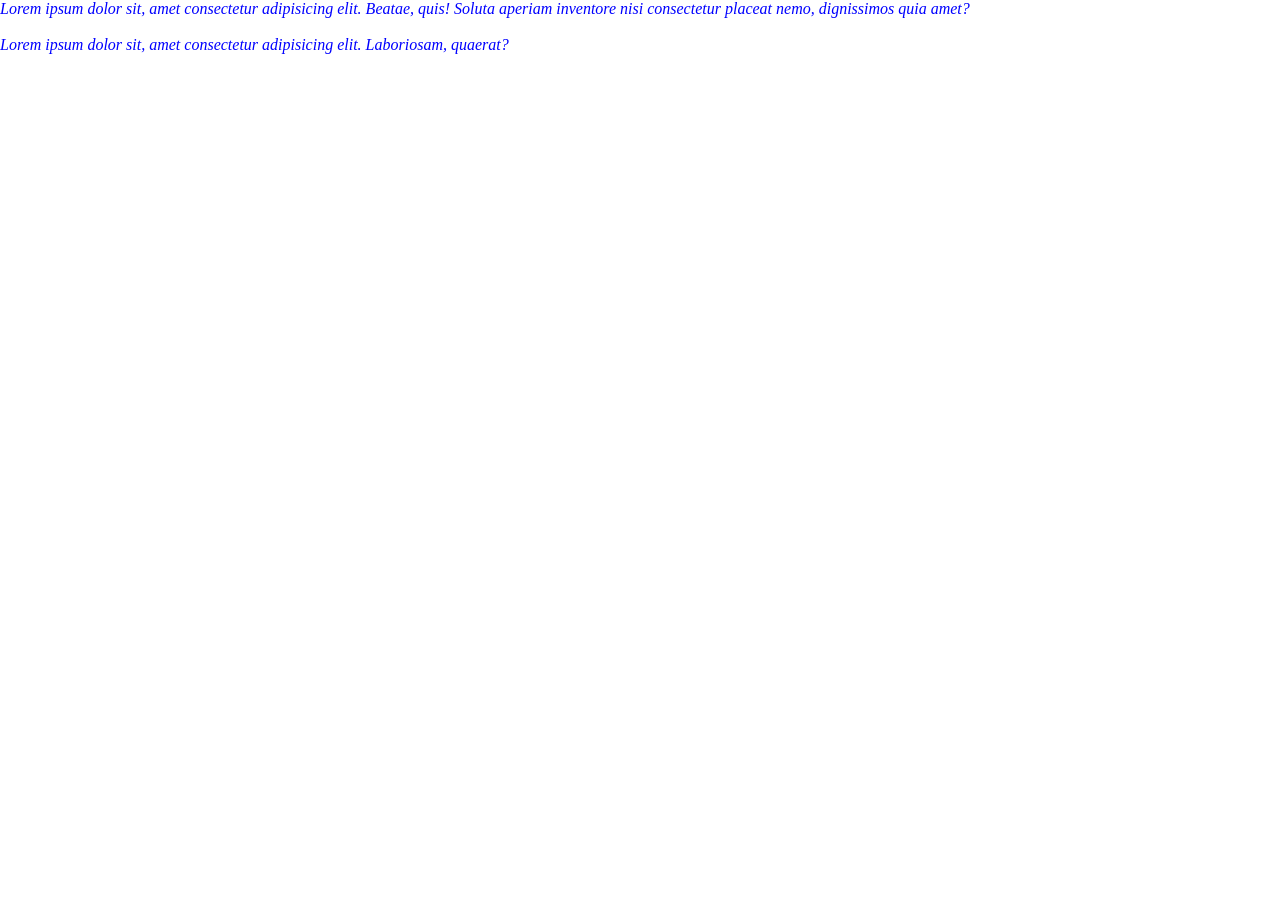
<file: HTML/index.html>
<!DOCTYPE html>
<html lang="en">

<head>
    <meta charset="UTF-8">
    <meta name="viewport" content="width= , initial-scale=1.0">
    <title>Document</title>
    <link rel="stylesheet" href="/CSS/style.css">
</head>

<body>
    <p>Lorem ipsum dolor sit, amet consectetur adipisicing elit. Beatae, quis! Soluta aperiam inventore nisi consectetur placeat nemo, dignissimos quia amet?</p>
    <br>
    <p>Lorem ipsum dolor sit, amet consectetur adipisicing elit. Laboriosam, quaerat?</p>
</body>

</html>
</file>
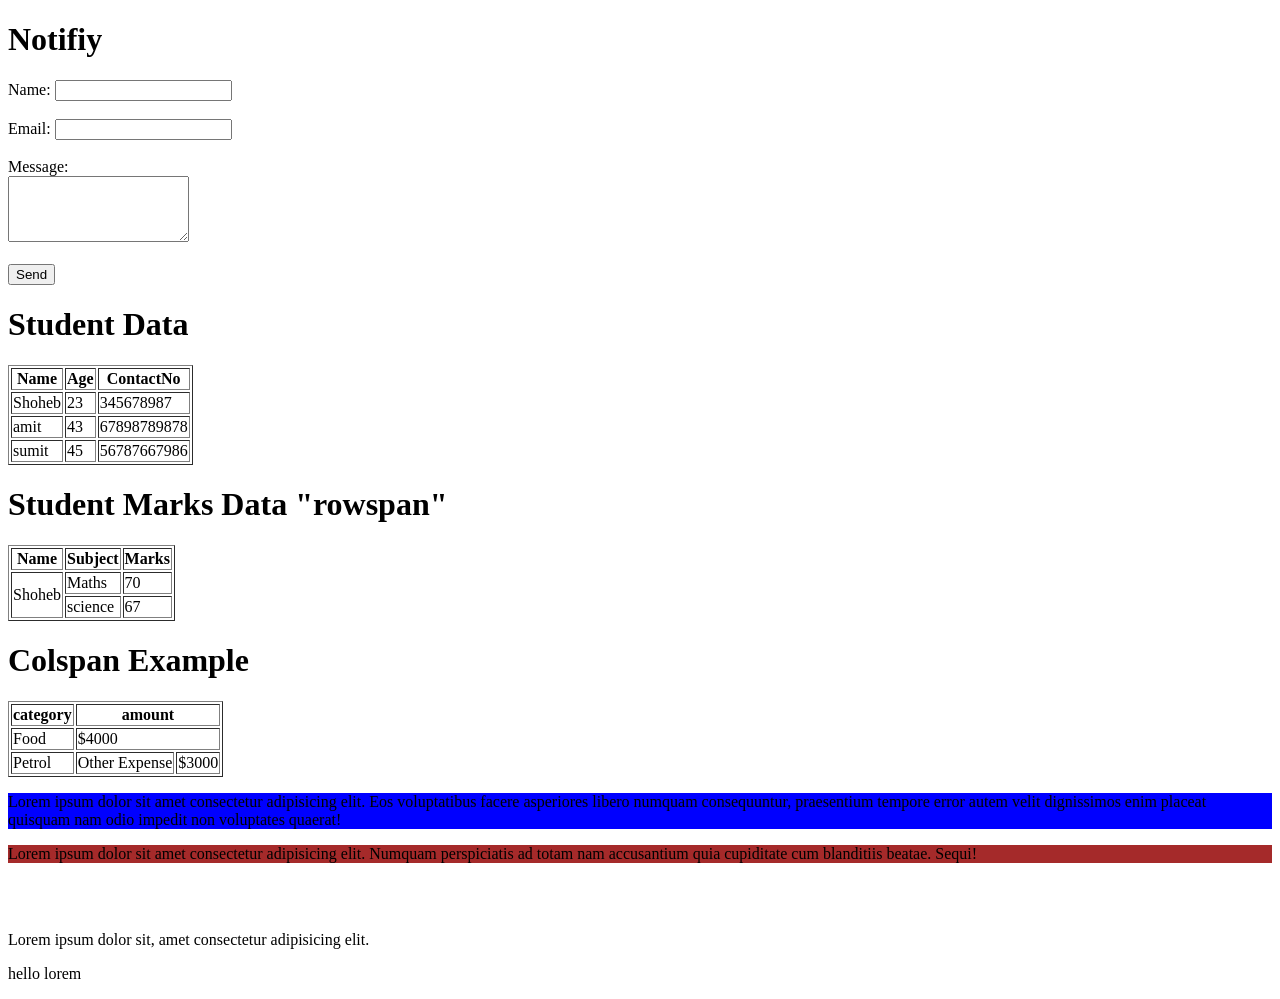
<file: HTML/htmlp01.html>
<!DOCTYPE html>
<html lang="en">
<head>
    <meta charset="UTF-8">
    <meta name="viewport" content="width=device-width, initial-scale=1.0">
    <title>Document</title>
</head>
<body>
    <h1>Notifiy</h1>
    <form action=""/v1/Notifiy">
        <label for="name">Name:</label>
        <input type="text" name="name" id="name" required>
        <br><br>
        <label for="name">Email:</label>       
        <input type="email" name="email" id="email" required>
        <br><br>
        <label for="message">Message:</label><br>
        <textarea name="message" id="message" rows="4"></textarea>
        <br><br>
        <button type=""submit>Send</button>
    </form>
    <H1>Student Data</H1>
    <TABle border="1">
        <tr>
            <th>Name</th>
            <th>Age</th>
            <th>ContactNo</th>
        </tr>
        <tr>
            <td>Shoheb</td>
            <td>23</td>
            <td>345678987</td>
        </tr>
        <tr>
            <td>amit</td>
            <td>43</td>
            <td>67898789878</td>
        </tr>
        <tr>
            <td>sumit</td>
            <td>45</td>
            <td>56787667986</td>
        </tr>
    </TABle>
    <H1>Student Marks Data "rowspan"</H1>
    <TABle border="1">
        <tr>
            <th>Name</th>
            <th>Subject</th>
            <th>Marks</th>
        </tr>
        <tr>
            <td rowspan="2">Shoheb</td>
            <td>Maths</td>
            <td>70</td>
        </tr>
        <tr>
            <td>science</td>
            <td>67</td>
        </tr>
    </TABle>
    <h1>Colspan Example</h1>
    <table border="1">
        <tr>
            <th>category</th>
            <th colspan="2">amount</th>
        </tr>
        <tr>
            <td>Food</td>
            <td colspan="2">$4000</td>
        </tr>
        <tr>
            <td>Petrol</td>
            <td>Other Expense</td>
            <td>$3000</td>
        </tr>
    </table>
    <div style="background-color: blue;">
        <p>Lorem ipsum dolor sit amet consectetur adipisicing elit. Eos voluptatibus facere asperiores libero numquam consequuntur, praesentium tempore error autem velit dignissimos enim placeat quisquam nam odio impedit non voluptates quaerat!</p>
    </div>
    <div style="background-color: brown;">
        <p>Lorem ipsum dolor sit amet consectetur adipisicing elit. Numquam perspiciatis ad totam nam accusantium quia cupiditate cum blanditiis beatae. Sequi!</p>
    </div>
    <br>
    <br>
    <span style="background-color: red;">
        <p>Lorem ipsum dolor sit, amet consectetur adipisicing elit.</p>
    </span>
    <span style="background-color: rgb(114, 213, 60);">
        <p>hello lorem</p>
    </span>
</body>
</html>
</file>
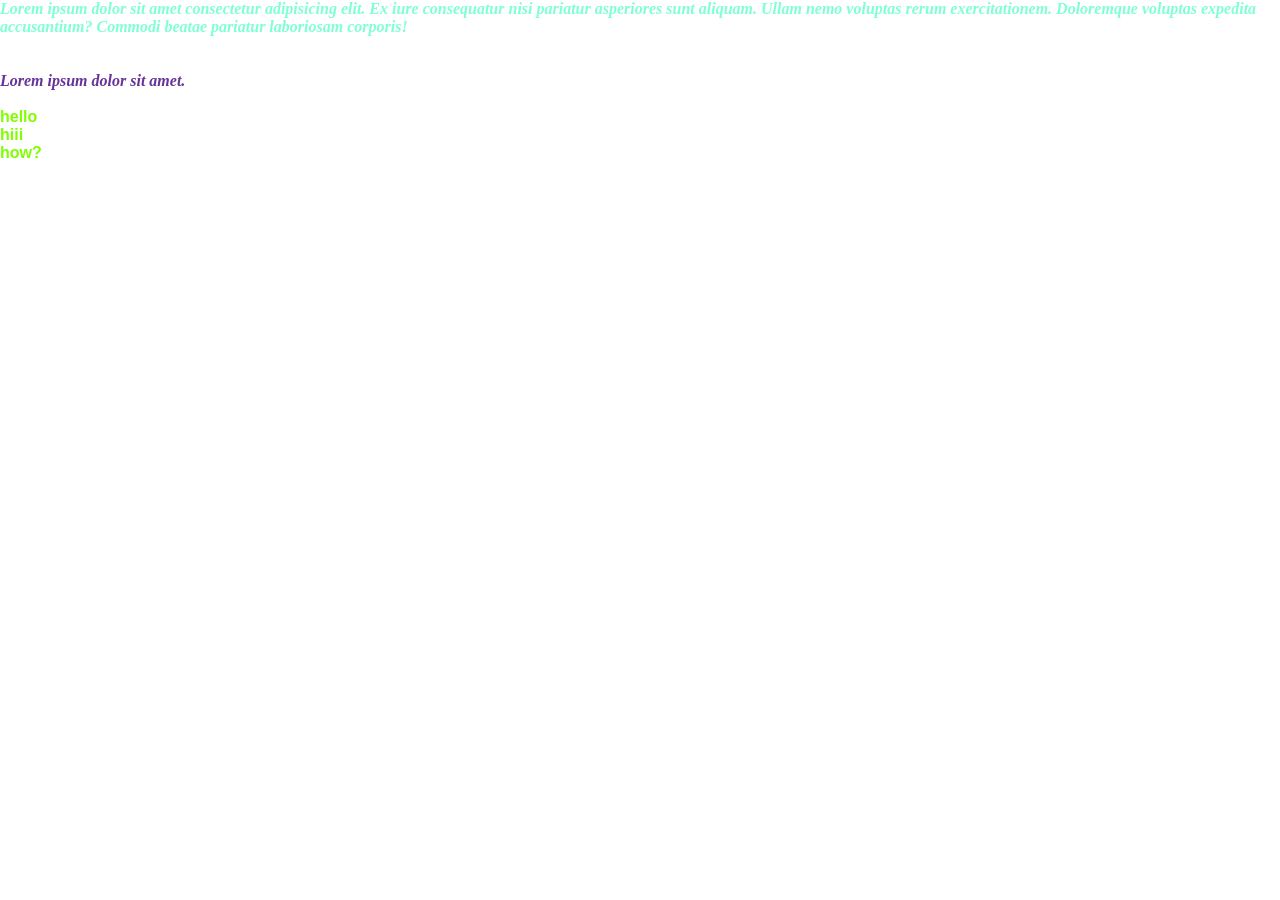
<file: HTML/htmlp02.html>
<!DOCTYPE html>
<html lang="en">
<head>
    <meta charset="UTF-8">
    <meta name="viewport" content="width=device-width, initial-scale=1.0">
    <title>Document</title>
    <link rel="stylesheet" href="/CSS/cssp02.css">
</head>
<body>
    <p class="demo">Lorem ipsum dolor sit amet consectetur adipisicing elit. Ex iure consequatur nisi pariatur asperiores sunt aliquam. Ullam nemo voluptas rerum exercitationem. Doloremque voluptas expedita accusantium? Commodi beatae pariatur laboriosam corporis!</p>
    <br>
    <br>
    <p id="demo01">Lorem ipsum dolor sit amet.</p>
    <br>
    <h1>hello</h1>
    <h2>hiii</h2>
    <h3>how?</h3>
    <br><br>
    <div id="container"></div>
</body>
</html>
</file>
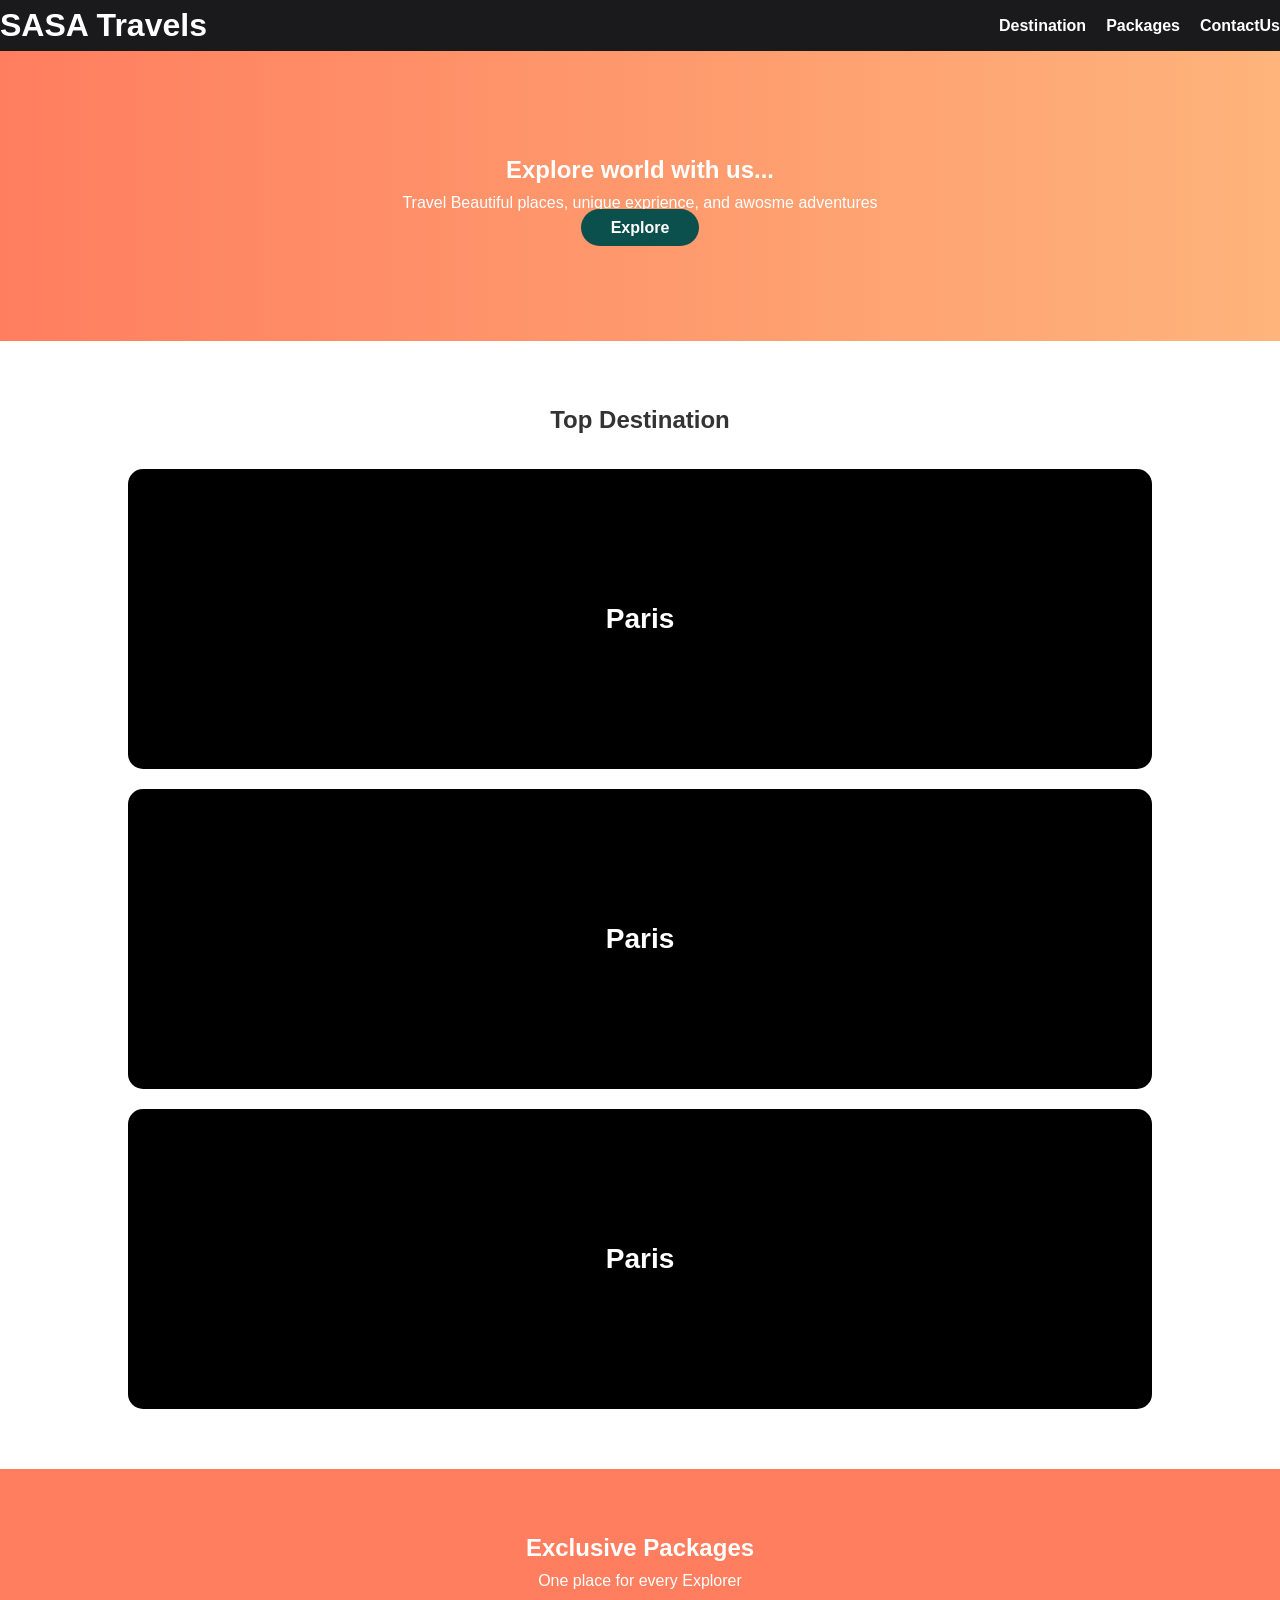
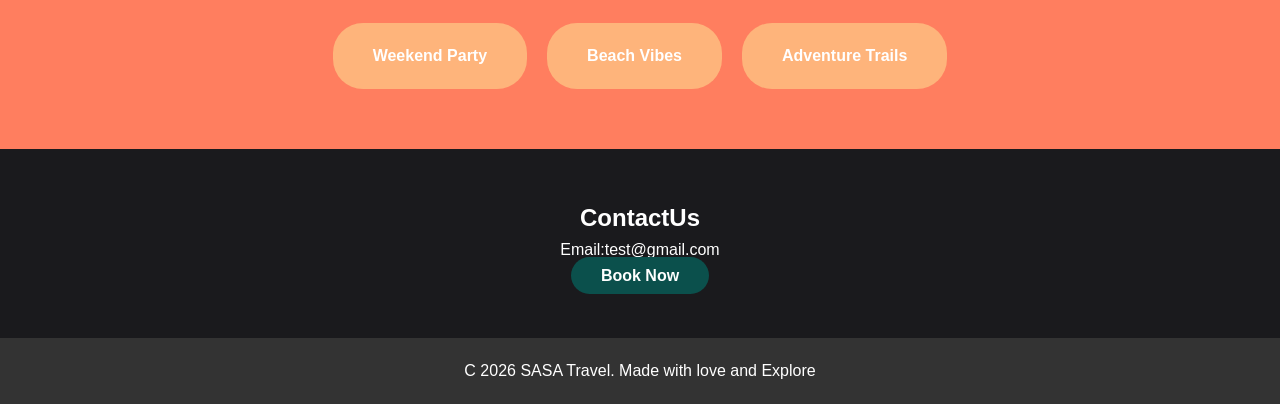
<file: HTML/ProjectFinal.html>
<!DOCTYPE html>
<html lang="en">

<head>
    <meta charset="UTF-8">
    <meta name="viewport" content="width=device-width, initial-scale=1.0">
    <title>SASA Travel-Explore world with us</title>
    <link rel="stylesheet" href="/CSS/ProjectFinal.css">
</head>

<body>
    <header class="header">
        <h1>SASA Travels</h1>
        <nav>
            <ul class="nav-links">
                <li><a href="#destination">Destination</a></li>
                <li><a href="#packages">Packages</a></li>
                <li><a href="#ContactUs">ContactUs</a></li>
            </ul>
        </nav>
    </header>
    <section class="hero">
        <h2>Explore world with us...</h2>
        <p>Travel Beautiful places, unique exprience, and awosme adventures</p>
        <a href="#packages" class="btn-primary">Explore</a>
    </section>
    <section id="destination" class="destination">
        <h2>Top Destination</h2>
        <div class="destination-container">
            <div class="destination-card" style="background-image : url('https://shohebamin.vercel.app.com');">
                <h3>Paris</h3>
            </div>
            <div class="destination-card" style="background-image : url('https://shohebamin.vercel.app.com');">
                <h3>Paris</h3>
            </div>
            <div class="destination-card" style="background-image : url('https://shohebamin.vercel.app.com');">
                <h3>Paris</h3>
            </div>
        </div>
    </section>
    <section class="packages" id="packages">
        <h2>Exclusive Packages</h2>
        <p>One place for every Explorer</p>
        <div class="packages-list">
            <div class="packages-card">Weekend Party</div>
            <div class="packages-card">Beach Vibes</div>
            <div class="packages-card">Adventure Trails</div>

        </div>
    </section>
    <section id="contactus" class="contactus">
        <h2>ContactUs</h2>
        <p>Email:test@gmail.com</p>
        <a href="#packages" class="btn-secondary">Book Now</a>
    </section>
    <footer>
        <p> C 2026 SASA Travel. Made with love and Explore</p>
    </footer>

</body>
</html>
</file>
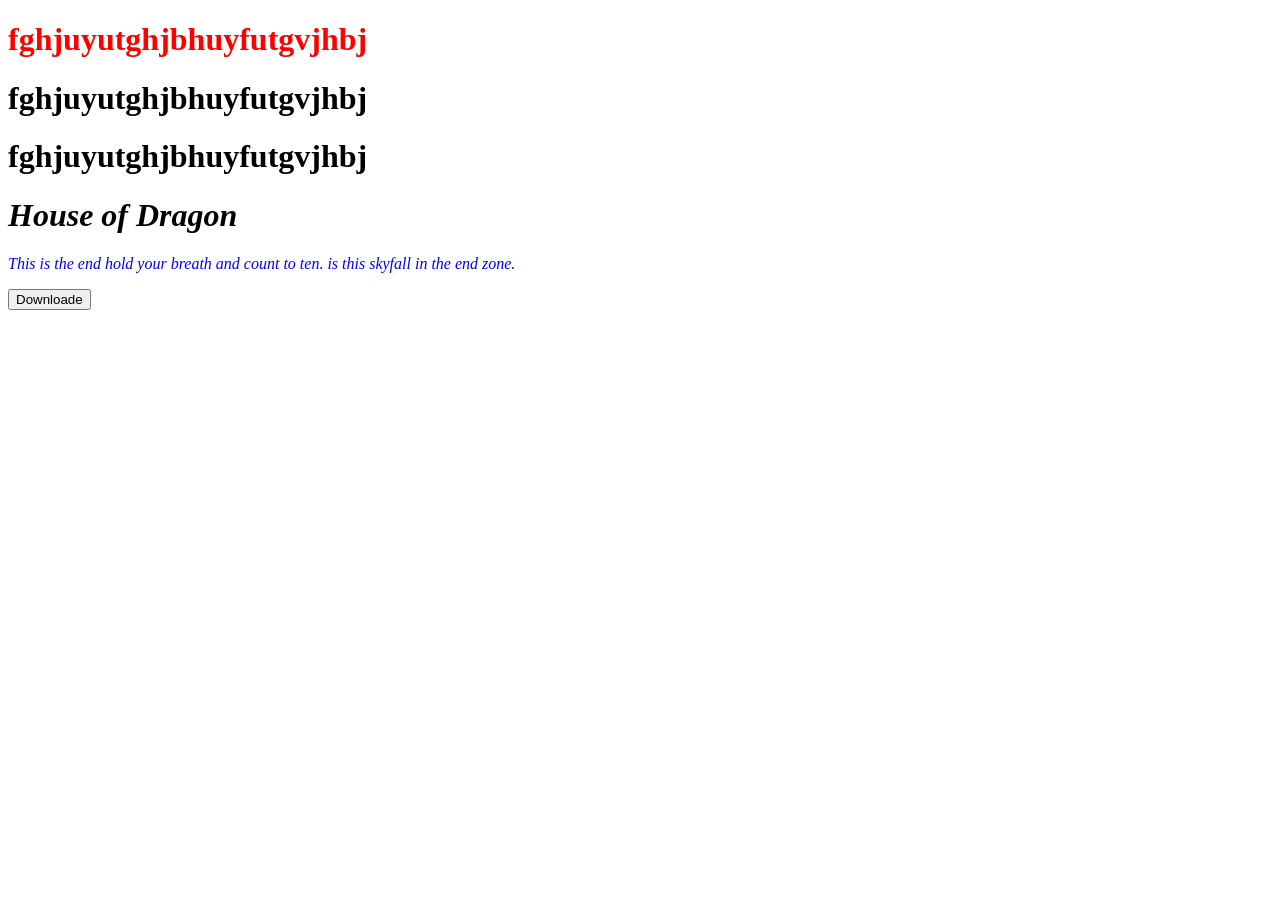
<file: JS/jstest.html>
<!DOCTYPE html>
<html lang="en">
<head>
    <meta charset="UTF-8">
    <meta name="viewport" content="width=device-width, initial-scale=1.0">
    <title>Document</title>
    
</head>
<body>
    <h1>JavaScript....</h1>
    <h1 class="hclass"></h1>
    <h1 id="hid"></h1>
    <h1 id="hid2">Title</h1>
    <p id="par1">Lorem ipsum dolor sit amet consectetur adipisicing elit. Minima, vitae!</p>
    <button>click</button>
    <script src="script.js"></script>
</body>
</html>
</file>
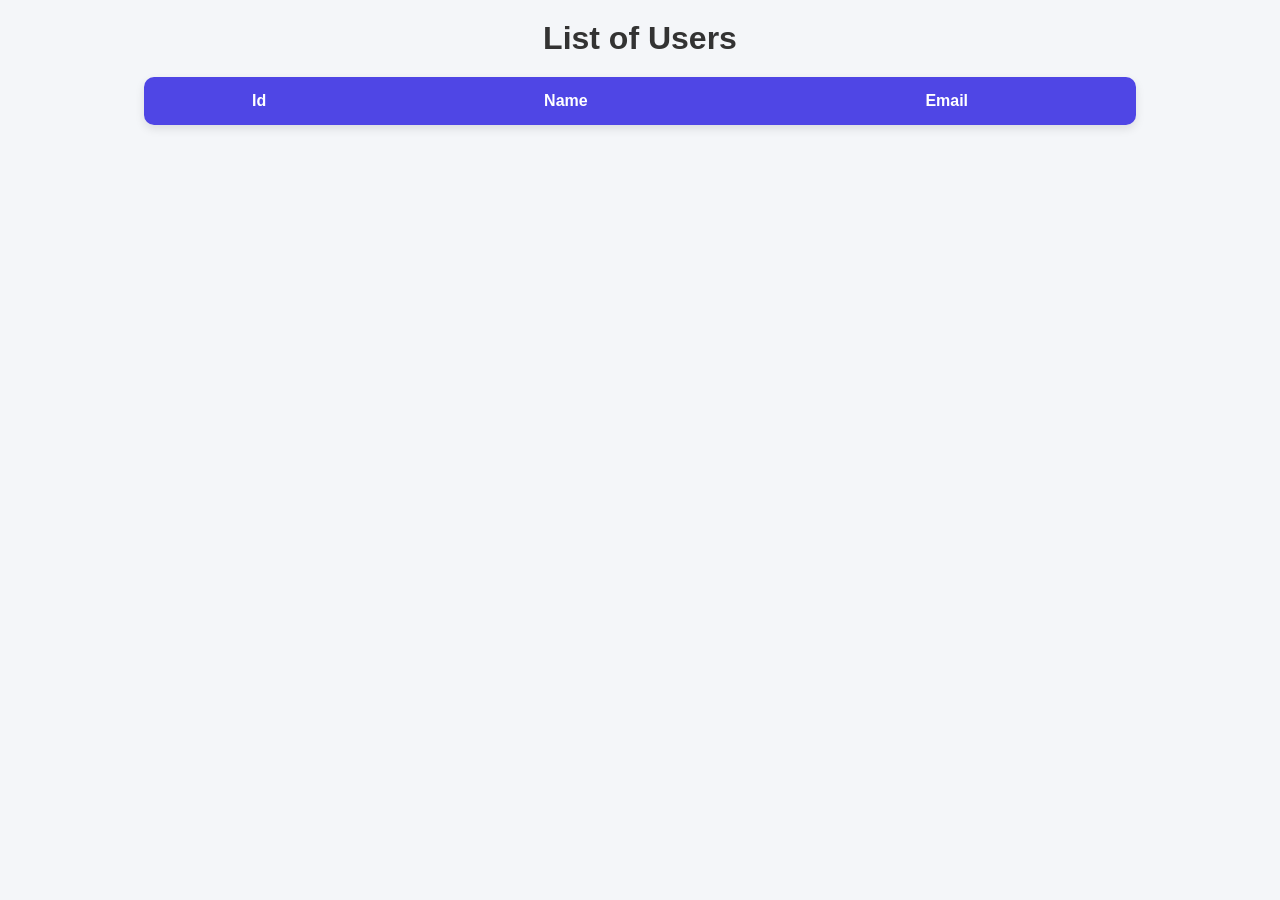
<file: JS/API Integration/integration.html>
<!DOCTYPE html>
<html lang="en">
<head>
    <meta charset="UTF-8">
    <meta name="viewport" content="width=h1, initial-scale=1.0">
    <title>Document</title>
    <link rel="stylesheet" href="/JS/API Integration/integration.css">
</head>
<body>
    <h1>List of Users</h1>
    <table id="userTable">
        <thead>
            <tr>
                <th>Id</th>
                <th>Name</th>
                <th>Email</th>
            </tr>
        </thead>
        <tbody>
            <!--user data will fatch automatically-->
        </tbody>
    </table>
    <script src="integration.js"></script>
</body>
</html>
</file>
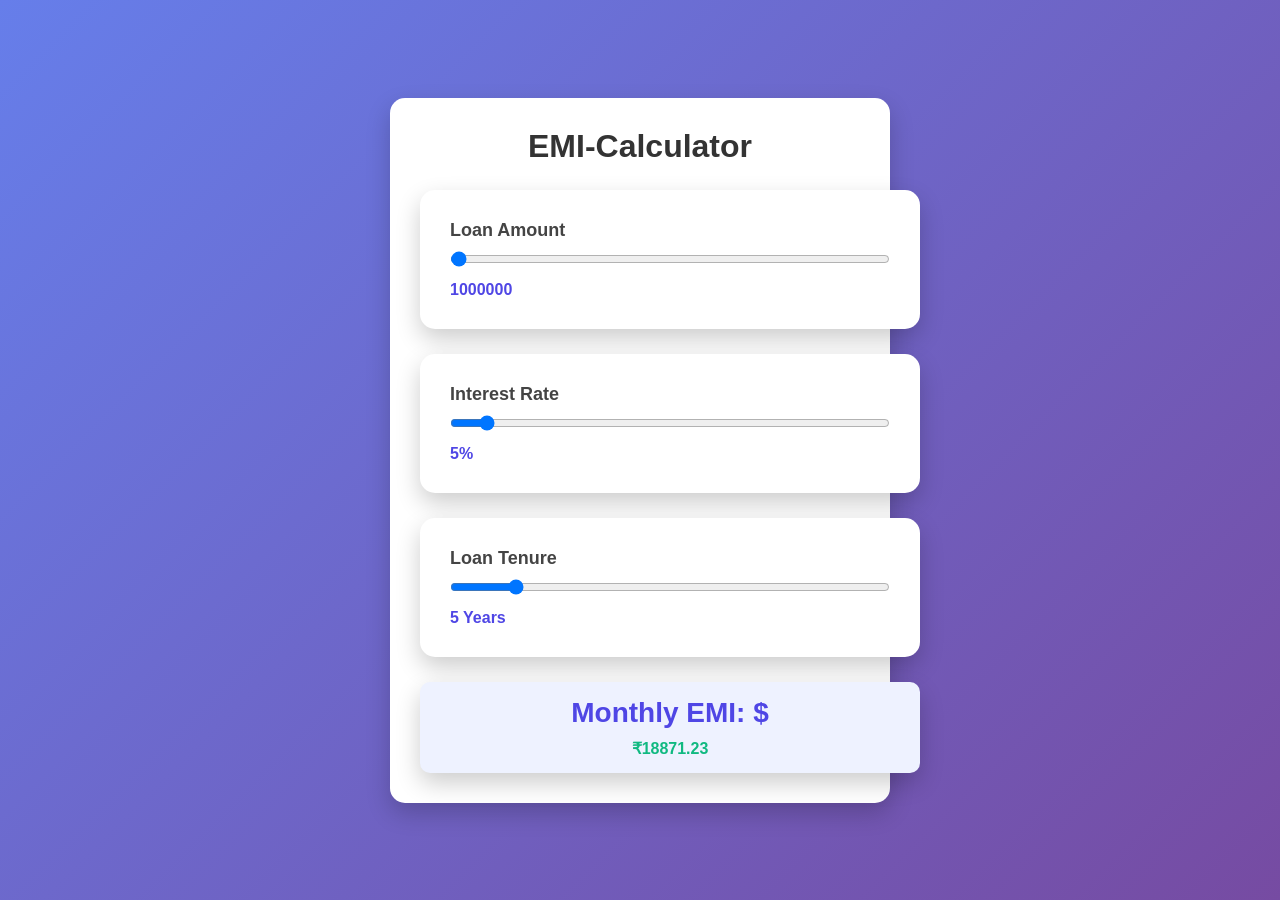
<file: JS/EMI Calculator/calc.html>
<!DOCTYPE html>
<html lang="en">
<head>
    <meta charset="UTF-8">
    <meta name="viewport" content="width=device-width, initial-scale=1.0">
    <title>EMI Calculator</title>
    <link rel="stylesheet" href="/JS/EMI Calculator/calc.css">
</head>
<body>
    <div>
        <h1>EMI-Calculator</h1>
        <div class="input-group">
            <label for="loan-amount">Loan Amount</label>
            <input type="range" id="loan-amount" min="50000" max="500000000" value="1000000" step="50000">
            <span id="loan-amount-display">$ 1,000,000</span>
        </div>
        <div class="input-group">
            <label for="interest-rate">Interest Rate</label>
            <input type="range" id="interest-rate" min="1" max="60" value="5" step="0.5">
            <span id="interest-rate-display">5%</span>
        </div>
        <div class="input-group">
            <label for="loan-tenure">Loan Tenure</label>
            <input type="range" id="loan-tenure" min="1" max="30" value="5">
            <span id="loan-tenure-display">5 Yrs</span>
        </div>
        <div class="result">
            <h3>Monthly EMI: $ <span id="emi-result">19,566</span></h3>
        </div>
        
    </div>
    <script src="calc.js"></script>
</body>
</html>
</file>
<file: CSS/style.css>
*{
    margin: 0;
    padding: 0;
    box-sizing: border-box;
}

html,body{
    width: 100%;
    height: 100%;
}

p{
    color: blue;
    font-size: medium;
    font-weight: 400;
    font-family: 'Times New Roman', Times, serif;
    font-style: italic;
}
</file>
<file: CSS/cssp02.css>
*{
    margin: 0;
    padding: 0;
    box-sizing: border-box;
}
/*id and class type selectors*/
html,body{
    width: 100;
    height: 100;
}


/* class type selectors*/
.demo{
    color: aquamarine;
    font-size: medium;
    font-weight: bold;
    font-style: italic;
}

/*id type selectors*/
#demo01{
    color: rebeccapurple;
    font-size: medium;
    font-weight: bold;
    font-style: italic;
}

/* Grouping type selectors*/
h1,h2,h3{
    color: chartreuse;
    font-size: medium;
    font-family: 'Franklin Gothic Medium', 'Arial Narrow', Arial, sans-serif;
}

#container{
    height: max-content;
    width: max-content;
    background-color: brown;
}
</file>
<file: CSS/ProjectFinal.css>
*{
    margin: 0;
    padding: 0;
    box-sizing:border-box;
}
body{
    font-family: 'Segoe UI', Tahoma, Geneva, Verdana, sans-serif;
    color: #333;
    line-height: 1.6;
}
:root{
    --pm : #ff7e5f;
    --sc : #feb47b;
    --normal : #0b504c;
    --tc : #fff;
    --bc : #1a1a1d;
}
.header{
    display: flex;
    justify-content: space-between;
    align-items: center;
    padding: 20px,10%;
    background-color: var(--bc);
    color: var(--tc);
}
.header h1 span{
    color: var(--pm);
}
.nav-links{
    display: flex;
    gap: 20px;
    list-style: none;
}

.nav-links a{
    color: var(--tc);
    text-decoration: none;
    font-weight: bold;
    transition: color 0.3s;
}

.nav-links a:hover{
    color: var(--normal);
}

.hero{
    text-align: center;
    padding: 100px 20px;
    background: linear-gradient(
        to right,
        var(--pm),
        var(--sc)
    );
    color: var(--tc);
}

.hero .btn-primary{
    padding: 10px 30px;
    margin-top: 20px;
    background-color: var(--normal);
    color: var(--tc);
    text-decoration: none;
    border-radius: 30px;
    font-weight: bold;
    transition: 0.3s;
}
.hero .btn-primary:hover{
    transform: scale(1.1);
}

.destination{
    padding: 60px 10% ;
    background-color: var(--tc);
    text-align: center;
}

.destination-container{
    display: grid;
    grid-template-columns: repeat(autofit,minmax(250fx,1fr));
    gap : 20px;
    margin-top: 30px;
}

.destination-card{
    position: relative;
    height: 300px;
    background-size: cover;
    background-position: center;
    border-radius: 15px;
    overflow: hidden;
    color: var(--tc);
    display: flex;
    justify-content:center;
    align-items:center;
    padding: 20px;
    font-size: 1.5rem;
    background-color: rgb(0,0,0.3);
    background-blend-mode: overlay ;
}

.packages{
    text-align: center;
    padding: 60px 10%;
    background-color: var(--pm);
    color: var(--tc);
}

.packages-list{
    display: flex;
    flex-wrap: wrap;
    justify-content: center;
    gap: 20px;
    margin-top: 30px;
}

.packages-card{
    background-color: var(--pm);
    padding: 20px 40px;
    border-bottom: 10px;
    font-weight: bold;
    transition: 0.3s;
}

.packages-card:hover{
    transform: translateY(-10x);
}

.contactus{
    text-align: center;
    padding: 50px 20%;
    background-color: var(--bc);
    color: var(--tc);
}

.contactus .btn-secondary{
    padding: 10px 30px;
    margin-top: 20px;
    background-color: var(--normal);
    color: var(--tc);
    text-decoration: none;
    border-radius: 30px;
    font-weight: bold;
    transition: 0.3s;
}
.contactus .btn-secondary:hover{
    transform: scale(1.1);
}

.packages .packages-list .packages-card{
    background-color: var(--sc);
    padding: 20px 40px;
    border-bottom: 10px;
    font-weight: bold;
    transition: 0.3s;
    border-radius: 30px;   
}

footer{
    text-align: center;
    padding: 20px;
    background-color: #333;
    color: #fff;
}

/* responsive media query*/
@media (max-width:768px) {
    .header{
        flex-direction: column;
        text-align: center;
    }
    .nav-links{
        flex-direction: column;
        gap: 10px;
    }
    .hero{
        padding: 80px 10px;
    }
}
@media (max-width:480px) {
    .hero h2{
        font-size: 1.5rem;
    }
    .destination-card h3{
        font-size: 1.2rem;
    }
    .packages-list{
        flex-direction: column;
    }
}
</file>
<file: JS/API Integration/integration.css>
*{
    margin: 0;
    padding: 0;
    box-sizing: border-box;
}
body{
    font-family: Arial, sans-serif;
    background-color: #f4f6f9;
    margin: 0;
    padding: 20px;
}

h1{
    text-align: center;
    color: #333;
}

table{
    width: 80%;
    margin: 20px auto;
    border-collapse: collapse;
    background: white;
    box-shadow: 0 4px 10px rgba(0,0,0,0.1);
    border-radius: 10px;
    overflow: hidden;
}

th{
    background-color: #4f46e5;
    color: white;
    padding: 15px;
}

td{
    padding: 12px;
    text-align: center;
    border-bottom: 1px solid #ddd;
}

tr:nth-child(even){
    background-color: #f8f9ff;
}

tr:hover{
    background-color: #e0e7ff;
}
</file>
<file: JS/EMI Calculator/calc.css>
*{
    margin: 0;
    padding: 0;
    box-sizing: border-box;
}

body{
    font-family: Arial, sans-serif;
    background: linear-gradient(135deg, #667eea, #764ba2);
    min-height: 100vh;
    display: flex;
    justify-content: center;
    align-items: center;
}

div{
    background: white;
    width: 500px;
    padding: 30px;
    border-radius: 15px;
    box-shadow: 0 10px 25px rgba(0,0,0,0.2);
}

h1{
    text-align: center;
    margin-bottom: 25px;
    color: #333;
}

.input-group{
    margin-bottom: 25px;
}

label{
    display: block;
    font-size: 18px;
    font-weight: bold;
    margin-bottom: 10px;
    color: #444;
}

input[type="range"]{
    width: 100%;
    cursor: pointer;
}

span{
    display: block;
    margin-top: 10px;
    font-size: 16px;
    font-weight: bold;
    color: #4f46e5;
}

.result{
    margin-top: 20px;
    padding: 15px;
    text-align: center;
    background: #eef2ff;
    border-radius: 10px;
}

.result h3{
    color: #4f46e5;
    font-size: 28px;
}

#emi-result{
    color: #10b981;
    font-weight: bold;
}
</file>
